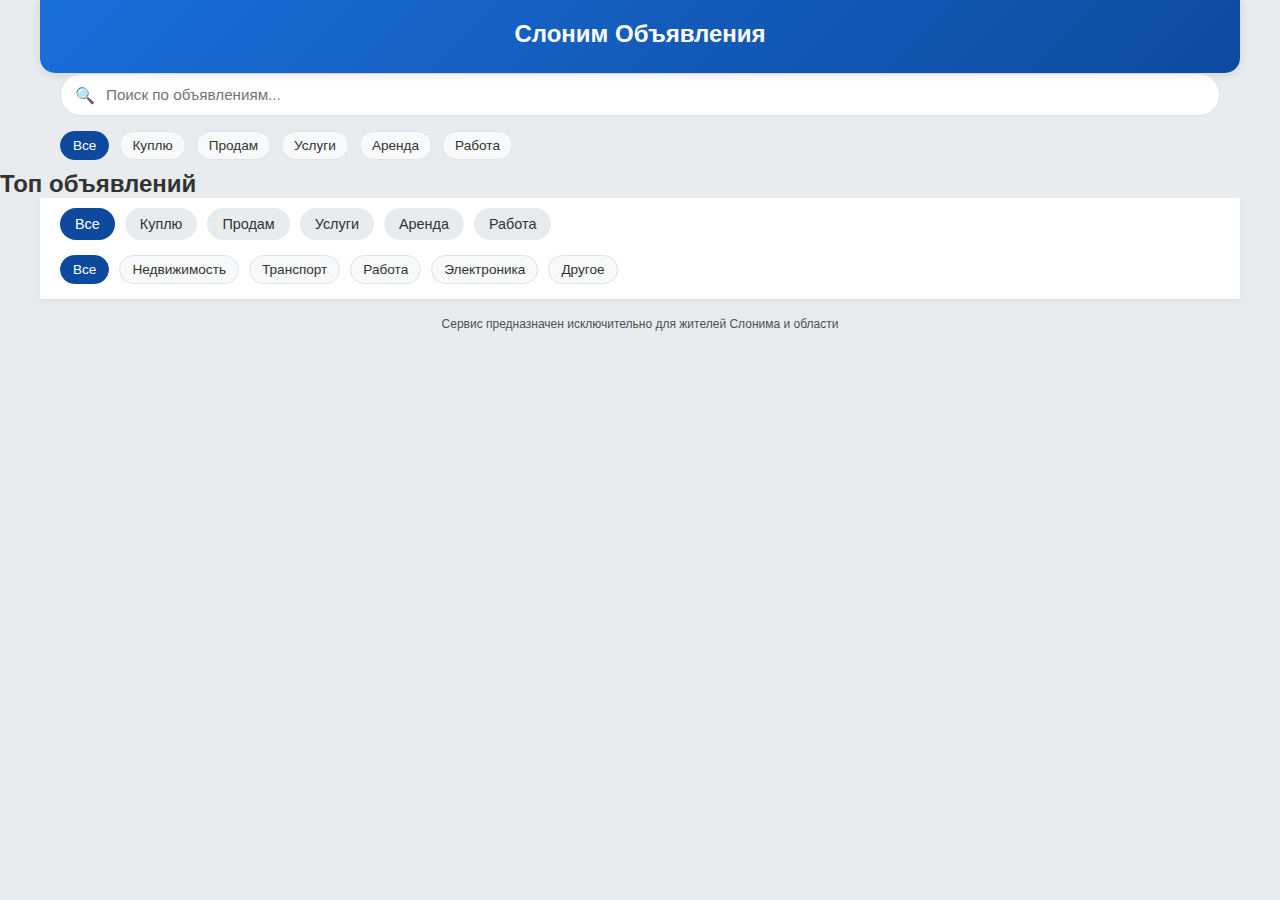
<file: index.html>
<!DOCTYPE html>
<html lang="ru">
<head>
    <meta charset="UTF-8">
    <meta name="viewport" content="width=device-width, initial-scale=1.0">
    <title>Слоним Объявления - Локальная доска объявлений</title>
    <link rel="stylesheet" href="css/style.css">
</head>
<body>
    <!-- Шапка приложения -->
    <div class="header">
        <h1 class="header-title">Слоним Объявления</h1>
    </div>
    
    <!-- Поиск -->
    <div class="search-container">
        <div style="position: relative;">
            <input type="text" id="main-search" class="main-search" placeholder="Поиск по объявлениям...">
            <span class="search-icon">🔍</span>
        </div>
    </div>
    
    <div class="search-filters">
        <div class="search-filter active" data-filter="all">Все</div>
        <div class="search-filter" data-filter="buy">Куплю</div>
        <div class="search-filter" data-filter="sell">Продам</div>
        <div class="search-filter" data-filter="service">Услуги</div>
        <div class="search-filter" data-filter="rent">Аренда</div>
        <div class="search-filter" data-filter="work">Работа</div>
    </div>
    
    <!-- Топ 5 объявлений -->
    <div class="top-announcements">
        <h2 class="top-announcements-title">Топ объявлений</h2>
        <div class="top-announcements-scroll">
            <!-- Топ объявления будут загружены динамически -->
        </div>
    </div>
    
    <!-- Фильтры -->
    <div class="filters">
        <div class="filter-tabs">
            <div class="filter-tab active" data-filter-type="all">Все</div>
            <div class="filter-tab" data-filter-type="buy">Куплю</div>
            <div class="filter-tab" data-filter-type="sell">Продам</div>
            <div class="filter-tab" data-filter-type="service">Услуги</div>
            <div class="filter-tab" data-filter-type="rent">Аренда</div>
            <div class="filter-tab" data-filter-type="work">Работа</div>
        </div>
        
        <div class="filter-categories">
            <div class="filter-category active" data-category="all">Все</div>
            <div class="filter-category" data-category="realty">Недвижимость</div>
            <div class="filter-category" data-category="transport">Транспорт</div>
            <div class="filter-category" data-category="work">Работа</div>
            <div class="filter-category" data-category="electronics">Электроника</div>
            <div class="filter-category" data-category="other">Другое</div>
        </div>
    </div>
    
    <!-- Список объявлений -->
    <div class="announcements-list">
        <!-- Объявления будут загружены динамически -->
    </div>
    
    <!-- Юридическое примечание -->
    <div class="legal-note">
        Сервис предназначен исключительно для жителей Слонима и области
    </div>
    
    <!-- Футер -->
    <div class="app-footer">
        <div class="footer-item active">
            <div class="footer-icon">📢</div>
            <div>Объявления</div>
        </div>
        <div class="footer-item">
            <div class="footer-icon">➕</div>
            <div>Подать</div>
        </div>
        <div class="footer-item">
            <div class="footer-icon">⭐</div>
            <div>Избранное</div>
        </div>
        <div class="footer-item">
            <div class="footer-icon">👤</div>
            <div>Профиль</div>
            <div class="admin-login" id="admin-login">Вход</div>
        </div>
    </div>

    <script src="js/storage.js"></script>
    <script src="js/main.js"></script>
</body>
</html>
</file>
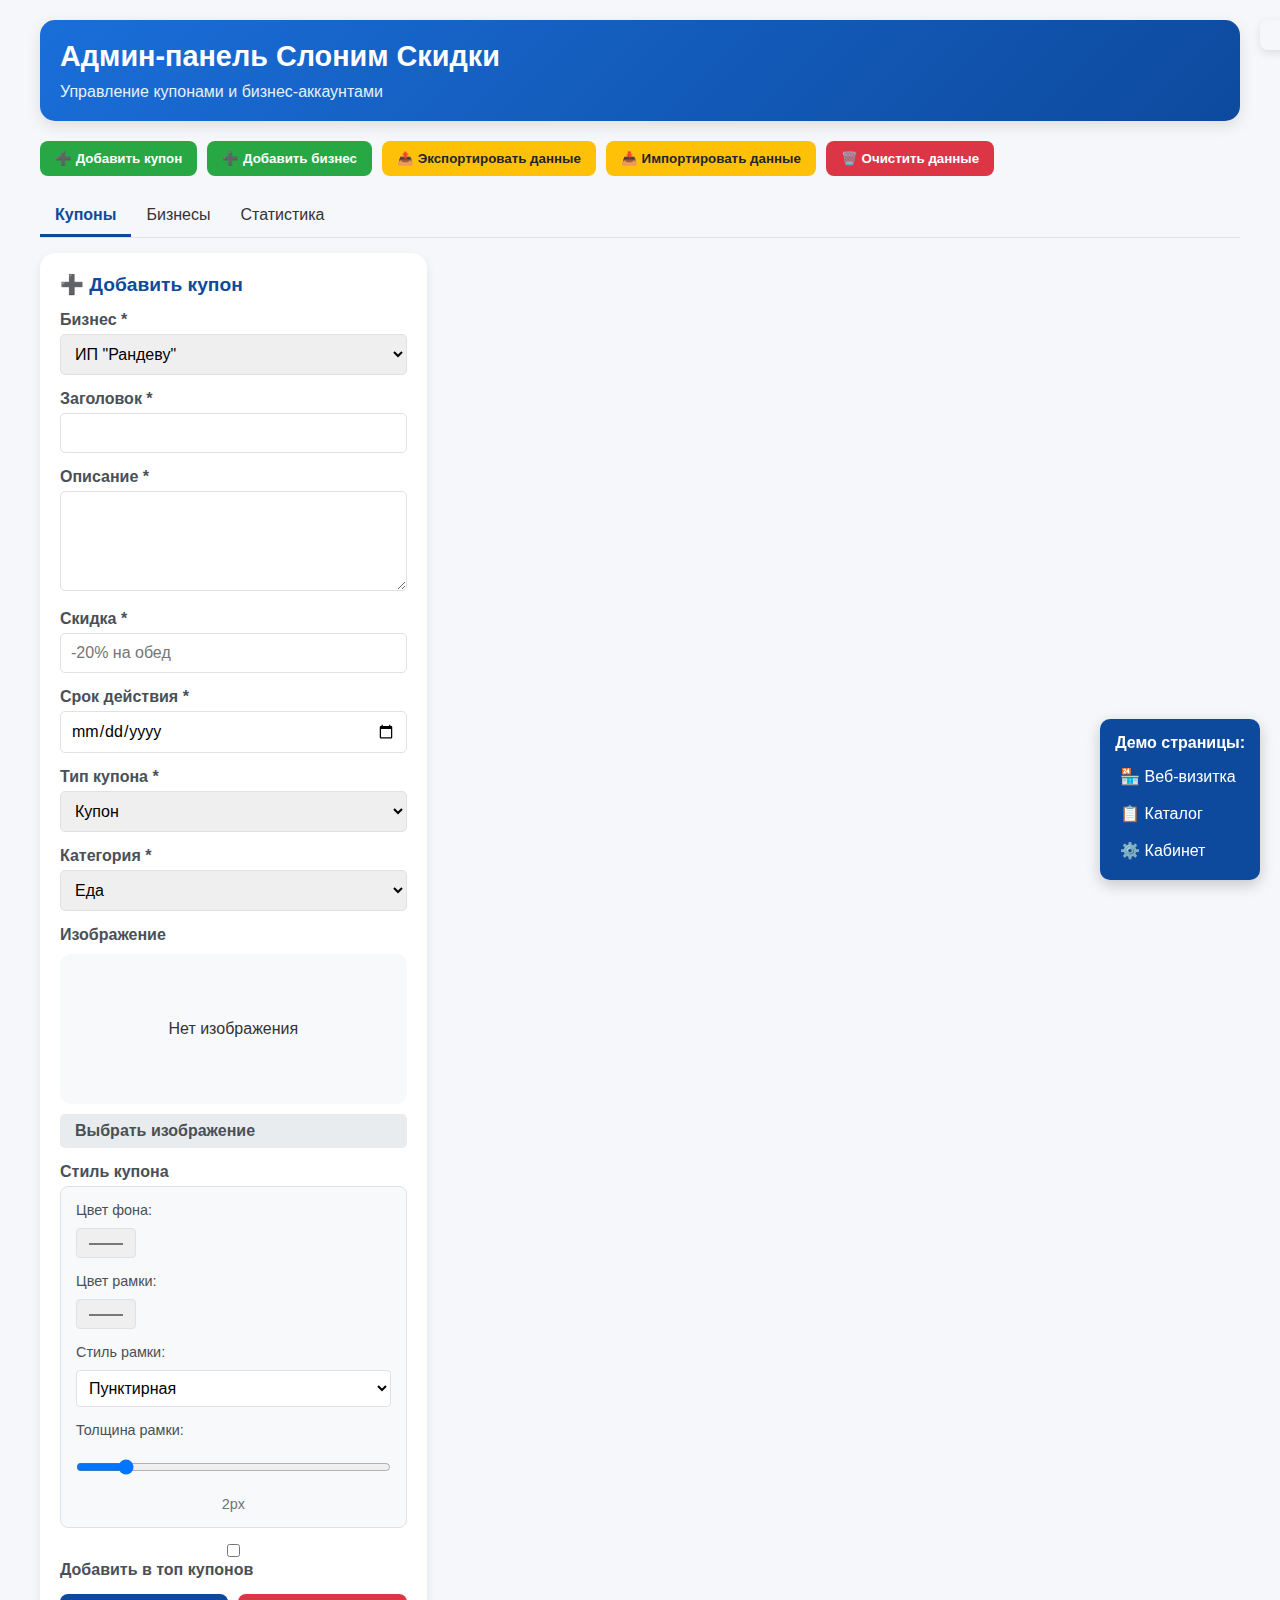
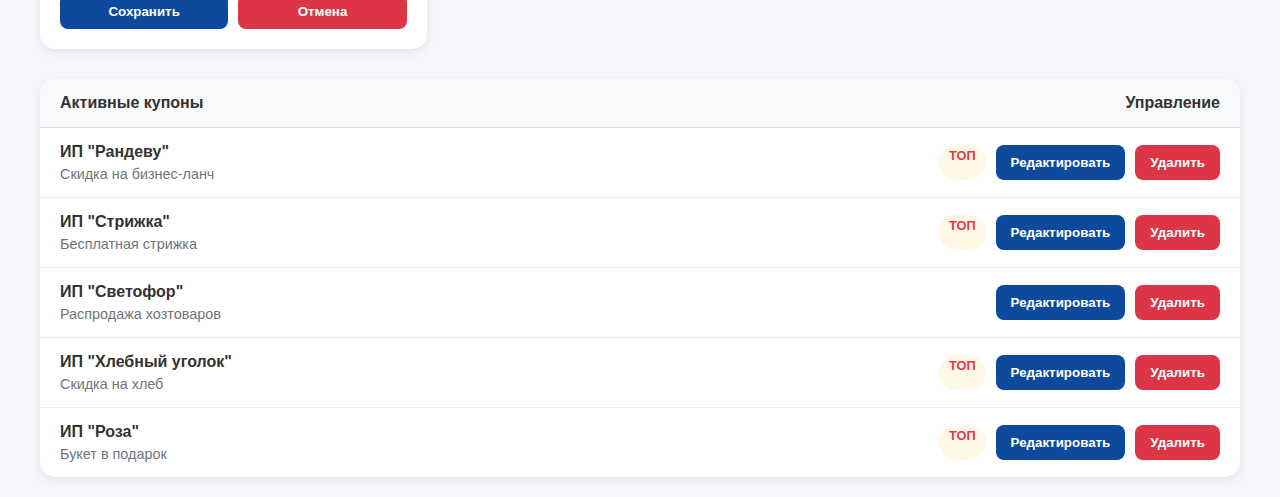
<file: admin.html>
<!DOCTYPE html>
<html lang="ru">
<head>
    <meta charset="UTF-8">
    <meta name="viewport" content="width=device-width, initial-scale=1.0">
    <title>Админ-панель - Слоним Скидки</title>
    <link rel="stylesheet" href="css/admin.css">
</head>
<body>
    <div class="admin-container">
        <div class="admin-header">
            <h1 class="admin-title">Админ-панель Слоним Скидки</h1>
            <p class="admin-subtitle">Управление купонами и бизнес-аккаунтами</p>
        </div>
        
        <div class="admin-actions">
            <button id="add-coupon-btn" class="btn btn-success">➕ Добавить купон</button>
            <button id="add-business-btn" class="btn btn-success">➕ Добавить бизнес</button>
            <button id="export-data-btn" class="btn btn-warning">📤 Экспортировать данные</button>
            <button id="import-data-btn" class="btn btn-warning">📥 Импортировать данные</button>
            <button id="clear-data-btn" class="btn btn-danger">🗑️ Очистить данные</button>
        </div>
        
        <div class="tabs">
            <div class="tab active" data-tab="coupons">Купоны</div>
            <div class="tab" data-tab="businesses">Бизнесы</div>
            <div class="tab" data-tab="stats">Статистика</div>
        </div>
        
        <!-- Вкладка Купоны -->
        <div class="tab-content active" id="coupons-tab">
            <div class="admin-cards">
                <div class="admin-card">
                    <h2 class="admin-card-title">➕ Добавить купон</h2>
                    <form id="add-coupon-form">
                        <div class="form-group">
                            <label for="business-select">Бизнес *</label>
                            <select id="business-select" name="businessId" required>
                                <!-- Заполняется динамически -->
                            </select>
                        </div>
                        
                        <div class="form-group">
                            <label for="title">Заголовок *</label>
                            <input type="text" id="title" name="title" required>
                        </div>
                        
                        <div class="form-group">
                            <label for="description">Описание *</label>
                            <textarea id="description" name="description" required></textarea>
                        </div>
                        
                        <div class="form-group">
                            <label for="discount">Скидка *</label>
                            <input type="text" id="discount" name="discount" required placeholder="-20% на обед">
                        </div>
                        
                        <div class="form-group">
                            <label for="expiry">Срок действия *</label>
                            <input type="date" id="expiry" name="expiry" required>
                        </div>
                        
                        <div class="form-group">
                            <label for="type">Тип купона *</label>
                            <select id="type" name="type" required>
                                <option value="coupons">Купон</option>
                                <option value="actions">Акция</option>
                                <option value="sales">Распродажа</option>
                            </select>
                        </div>
                        
                        <div class="form-group">
                            <label for="category">Категория *</label>
                            <select id="category" name="category" required>
                                <option value="food">Еда</option>
                                <option value="goods">Товары</option>
                                <option value="tech">Техника</option>
                                <option value="services">Услуги</option>
                            </select>
                        </div>
                        
                        <div class="form-group">
                            <label for="coupon-image">Изображение</label>
                            <input type="file" id="coupon-image" class="file-upload" accept="image/*">
                            <div class="image-preview" id="coupon-image-preview">
                                <span>Нет изображения</span>
                            </div>
                            <label for="coupon-image" class="upload-label">Выбрать изображение</label>
                        </div>
                        
                        <!-- Новые поля для стилей купона -->
                        <div class="form-group">
                            <label>Стиль купона</label>
                            <div class="coupon-style-controls">
                                <div class="style-control">
                                    <label for="background-color">Цвет фона:</label>
                                    <input type="color" id="background-color" name="background-color" value="#fff8e6">
                                </div>
                                <div class="style-control">
                                    <label for="border-color">Цвет рамки:</label>
                                    <input type="color" id="border-color" name="border-color" value="#ffd166">
                                </div>
                                <div class="style-control">
                                    <label for="border-style">Стиль рамки:</label>
                                    <select id="border-style" name="border-style">
                                        <option value="dashed">Пунктирная</option>
                                        <option value="dotted">Точечная</option>
                                        <option value="solid">Сплошная</option>
                                    </select>
                                </div>
                                <div class="style-control">
                                    <label for="border-width">Толщина рамки:</label>
                                    <input type="range" id="border-width" name="border-width" min="1" max="10" value="2">
                                    <span id="border-width-value">2px</span>
                                </div>
                            </div>
                        </div>
                        
                        <div class="form-group">
                            <input type="checkbox" id="is-top" name="is-top">
                            <label for="is-top" style="display: inline;">Добавить в топ купонов</label>
                        </div>
                        
                        <input type="hidden" id="coupon-id">
                        
                        <div style="display: flex; gap: 10px;">
                            <button type="submit" class="btn btn-block" id="save-coupon-btn">Сохранить</button>
                            <button type="button" class="btn btn-danger btn-block" id="cancel-coupon-btn">Отмена</button>
                        </div>
                    </form>
                </div>
            </div>
            
            <div class="coupon-list">
                <div class="coupon-list-header">
                    <span>Активные купоны</span>
                    <span>Управление</span>
                </div>
                <div id="coupons-container">
                    <!-- Купоны будут загружены динамически -->
                </div>
            </div>
        </div>
        
        <!-- Вкладка Бизнесы -->
        <div class="tab-content" id="businesses-tab">
            <div class="admin-cards">
                <div class="admin-card">
                    <h2 class="admin-card-title">➕ Добавить бизнес</h2>
                    <form id="add-business-form">
                        <div class="form-group">
                            <label for="business-name">Название ИП *</label>
                            <input type="text" id="business-name" name="name" required>
                        </div>
                        
                        <div class="form-group">
                            <label for="business-unp">УНП *</label>
                            <input type="text" id="business-unp" name="unp" required>
                        </div>
                        
                        <div class="form-group">
                            <label for="business-category">Категория *</label>
                            <select id="business-category" name="category" required>
                                <option value="food">Еда</option>
                                <option value="goods">Товары</option>
                                <option value="tech">Техника</option>
                                <option value="services">Услуги</option>
                            </select>
                        </div>
                        
                        <div class="form-group">
                            <label for="business-description">Описание</label>
                            <textarea id="business-description" name="description"></textarea>
                        </div>
                        
                        <div class="form-group">
                            <label for="business-logo">Логотип</label>
                            <input type="file" id="business-logo" class="file-upload" accept="image/*">
                            <div class="image-preview" id="business-logo-preview">
                                <span>Нет изображения</span>
                            </div>
                            <label for="business-logo" class="upload-label">Выбрать изображение</label>
                        </div>
                        
                        <input type="hidden" id="business-id">
                        
                        <div style="display: flex; gap: 10px;">
                            <button type="submit" class="btn btn-block" id="save-business-btn">Сохранить</button>
                            <button type="button" class="btn btn-danger btn-block" id="cancel-business-btn">Отмена</button>
                        </div>
                    </form>
                </div>
            </div>
            
            <div class="coupon-list">
                <div class="coupon-list-header">
                    <span>Бизнес-аккаунты</span>
                    <span>Управление</span>
                </div>
                <div id="businesses-container">
                    <!-- Бизнесы будут загружены динамически -->
                </div>
            </div>
        </div>
        
        <!-- Вкладка Статистика -->
        <div class="tab-content" id="stats-tab">
            <div class="admin-cards">
                <div class="admin-card">
                    <h2 class="admin-card-title">📊 Общая статистика</h2>
                    <div class="admin-card-stats">
                        <div class="stat-item">
                            <div class="stat-value" id="total-coupons">0</div>
                            <div class="stat-label">Активных купонов</div>
                        </div>
                        <div class="stat-item">
                            <div class="stat-value" id="total-businesses">0</div>
                            <div class="stat-label">Бизнес-аккаунтов</div>
                        </div>
                        <div class="stat-item">
                            <div class="stat-value" id="total-tops">0</div>
                            <div class="stat-label">ТОП купонов</div>
                        </div>
                        <div class="stat-item">
                            <div class="stat-value" id="total-expired">0</div>
                            <div class="stat-label">Истекших купонов</div>
                        </div>
                    </div>
                </div>
                
                <div class="admin-card">
                    <h2 class="admin-card-title">📈 Статистика по категориям</h2>
                    <div id="category-stats">
                        <!-- Статистика будет загружена динамически -->
                    </div>
                </div>
            </div>
        </div>
    </div>
    
    <div class="notification" id="notification"></div>

    <script src="js/storage.js"></script>
    <script src="js/admin.js"></script>
    <!-- Добавим в конец файла admin.html, перед закрывающим тегом </body> -->
<!-- Демонстрационные ссылки для тестирования -->
<div style="position: fixed; bottom: 20px; right: 20px; background: #0d4a9e; color: white; padding: 15px; border-radius: 10px; box-shadow: 0 5px 15px rgba(0,0,0,0.2); z-index: 1000;">
    <h4 style="margin: 0 0 10px 0;">Демо страницы:</h4>
    <div style="display: flex; flex-direction: column; gap: 8px;">
        <a href="business.html" style="color: white; text-decoration: none; padding: 5px;">🏪 Веб-визитка</a>
        <a href="business-catalog.html" style="color: white; text-decoration: none; padding: 5px;">📋 Каталог</a>
        <a href="business-cabinet.html" style="color: white; text-decoration: none; padding: 5px;">⚙️ Кабинет</a>
    </div>
</div>
</body>
</html>
</file>
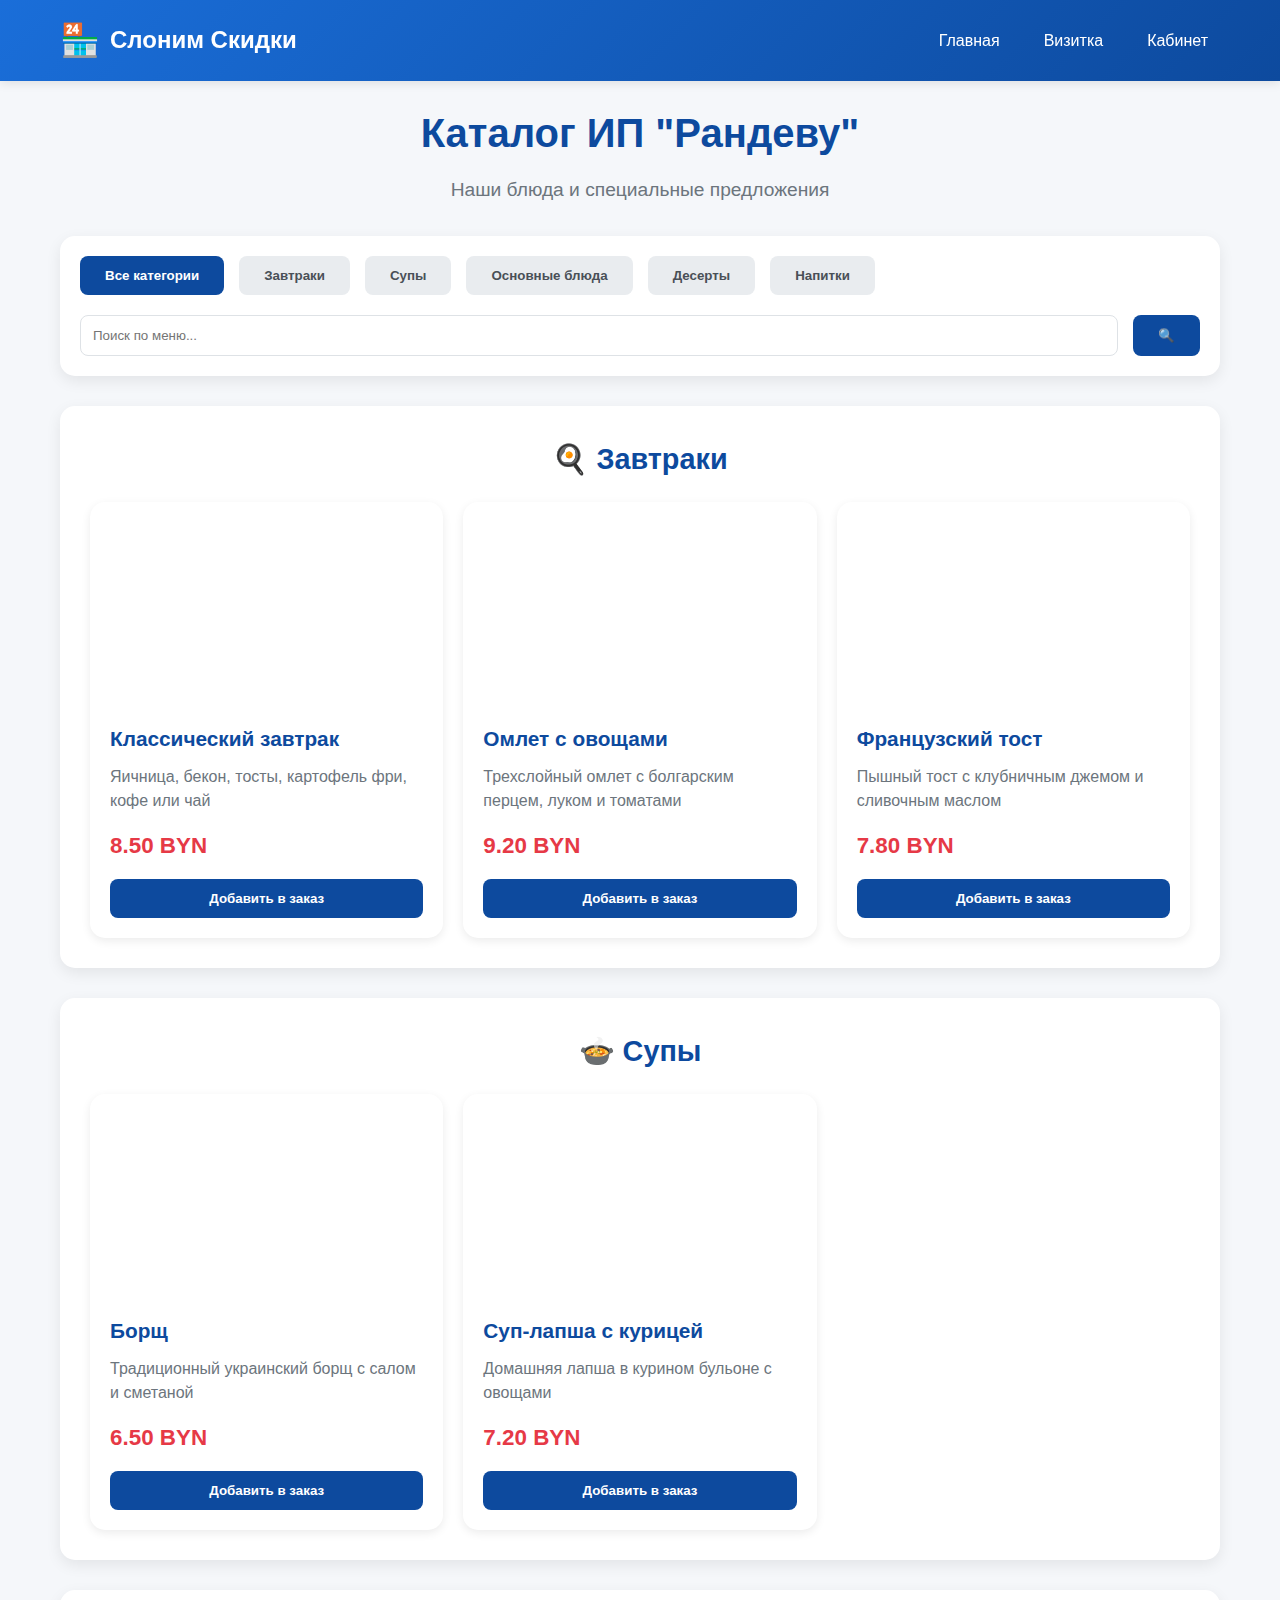
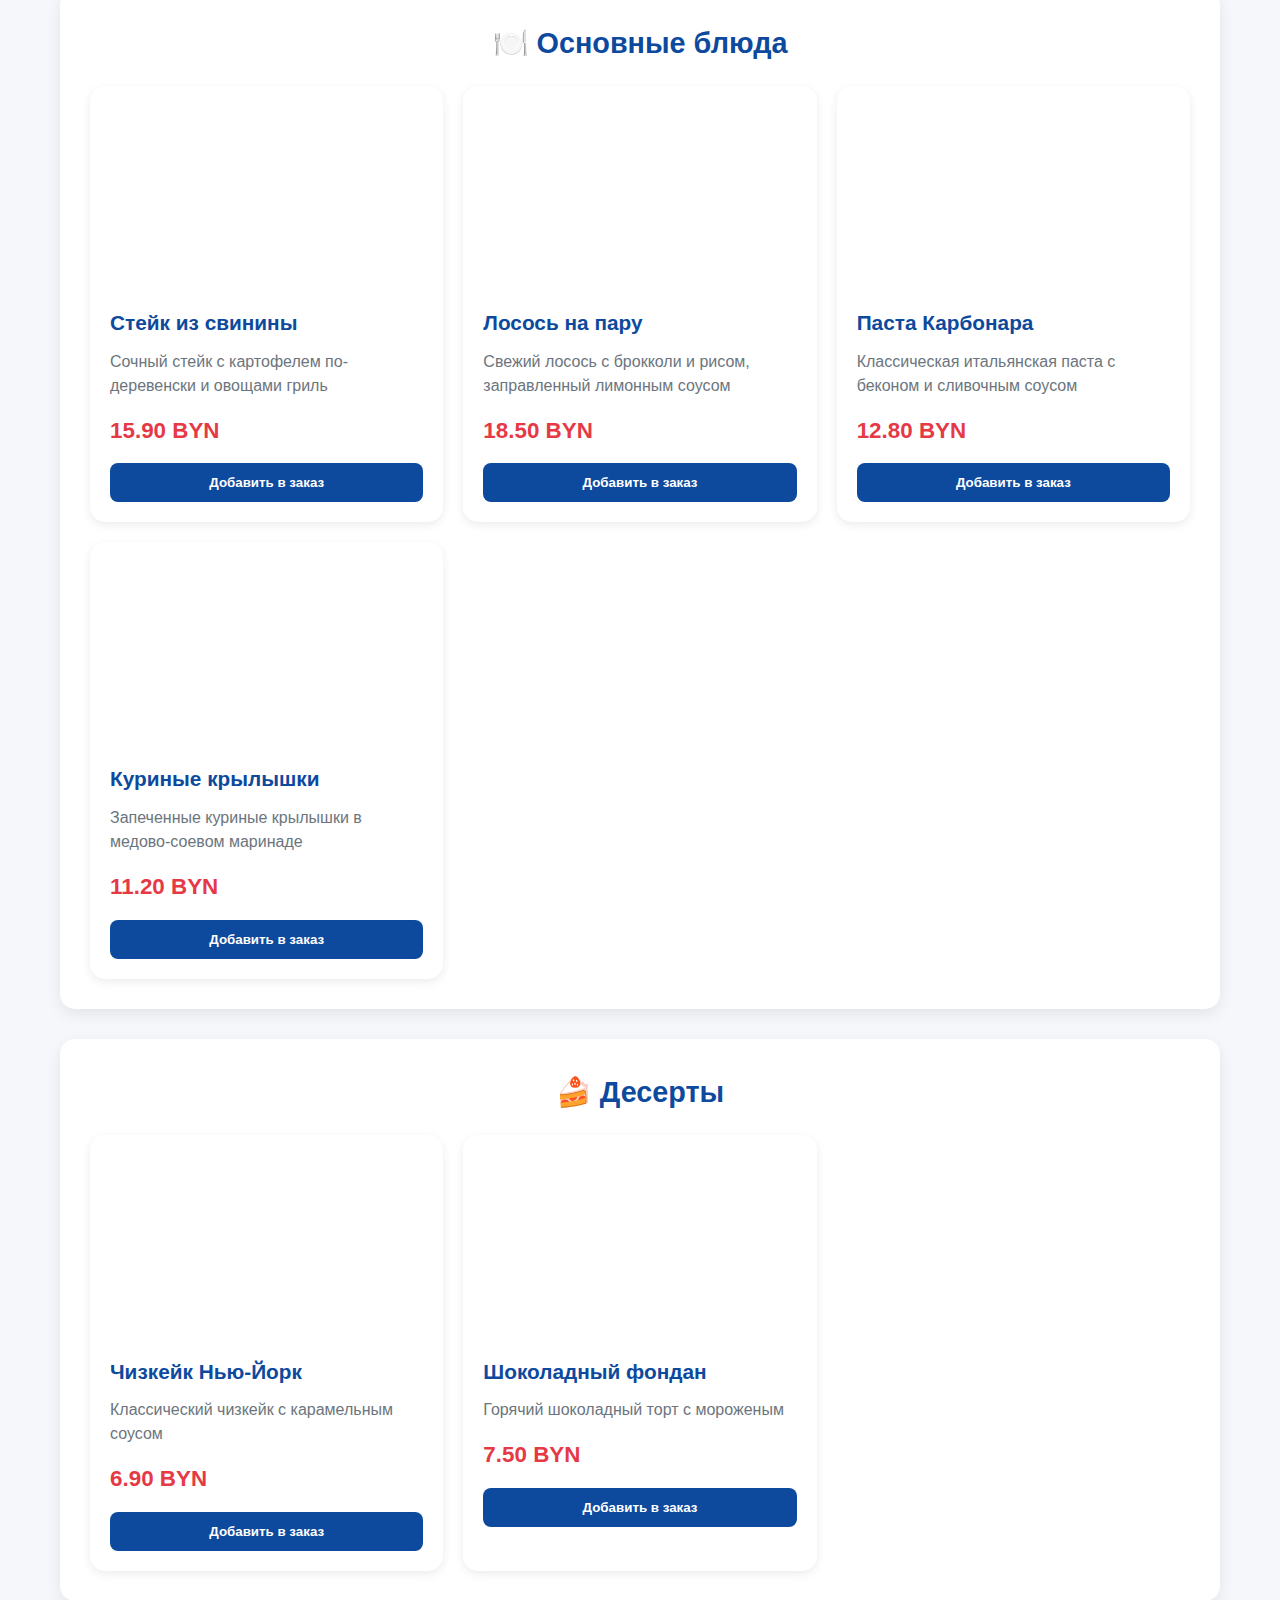
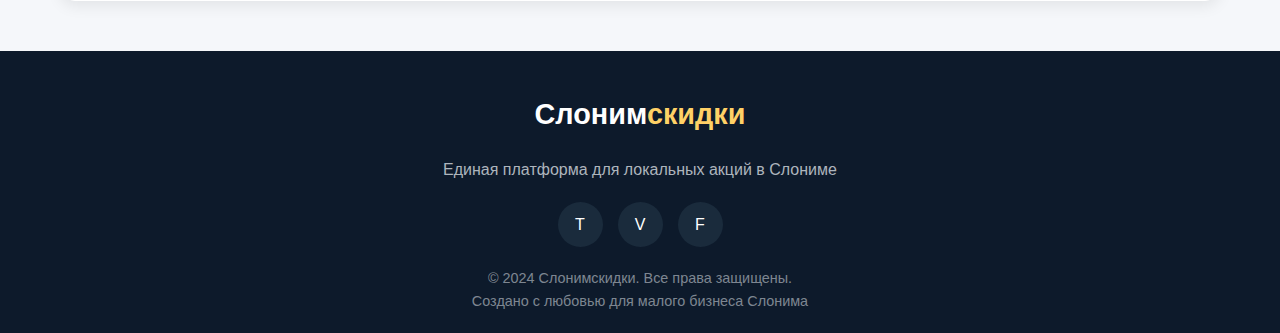
<file: business-catalog.html>
<!DOCTYPE html>
<html lang="ru">
<head>
    <meta charset="UTF-8">
    <meta name="viewport" content="width=device-width, initial-scale=1.0">
    <title>Каталог бизнеса - Слоним Скидки</title>
    <link rel="stylesheet" href="css/business.css">
</head>
<body>
    <!-- Шапка -->
    <header class="business-header">
        <div class="business-header-content">
            <div class="business-logo">
                <span class="business-logo-icon">🏪</span>
                <span>Слоним Скидки</span>
            </div>
            <nav class="business-nav">
                <a href="index.html">Главная</a>
                <a href="business.html">Визитка</a>
                <a href="business-cabinet.html">Кабинет</a>
            </nav>
        </div>
    </header>

    <!-- Основной контент -->
    <div class="business-container">
        <!-- Заголовок -->
        <div style="text-align: center; margin-bottom: 30px;">
            <h1 style="font-size: 2.5rem; color: #0d4a9e; margin-bottom: 10px;">Каталог ИП "Рандеву"</h1>
            <p style="font-size: 1.2rem; color: #6c757d;">Наши блюда и специальные предложения</p>
        </div>

        <!-- Фильтры -->
        <div style="background: white; border-radius: 15px; padding: 20px; margin-bottom: 30px; box-shadow: 0 5px 15px rgba(0,0,0,0.08);">
            <div style="display: flex; flex-wrap: wrap; gap: 15px; margin-bottom: 20px;">
                <button class="btn" style="background: #0d4a9e;">Все категории</button>
                <button class="btn" style="background: #e9ecef; color: #495057;">Завтраки</button>
                <button class="btn" style="background: #e9ecef; color: #495057;">Супы</button>
                <button class="btn" style="background: #e9ecef; color: #495057;">Основные блюда</button>
                <button class="btn" style="background: #e9ecef; color: #495057;">Десерты</button>
                <button class="btn" style="background: #e9ecef; color: #495057;">Напитки</button>
            </div>
            <div style="display: flex; gap: 15px;">
                <input type="text" placeholder="Поиск по меню..." style="flex: 1; padding: 12px; border: 1px solid #dee2e6; border-radius: 8px;">
                <button class="btn">🔍</button>
            </div>
        </div>

        <!-- Категория: Завтраки -->
        <section class="business-section">
            <h2 class="business-section-title">🍳 Завтраки</h2>
            <div class="business-grid">
                <div class="business-item">
                    <div class="business-item-img" style="background-image: url('https://images.unsplash.com/photo-1514933651165-748f1867d82d?ixlib=rb-4.0.3&auto=format&fit=crop&w=600&q=80');"></div>
                    <div class="business-item-content">
                        <h3 class="business-item-title">Классический завтрак</h3>
                        <p class="business-item-description">Яичница, бекон, тосты, картофель фри, кофе или чай</p>
                        <div class="business-item-price">8.50 BYN</div>
                        <button class="btn btn-block">Добавить в заказ</button>
                    </div>
                </div>
                
                <div class="business-item">
                    <div class="business-item-img" style="background-image: url('https://images.unsplash.com/photo-1556911220-e15b29be8c8f?ixlib=rb-4.0.3&auto=format&fit=crop&w=600&q=80');"></div>
                    <div class="business-item-content">
                        <h3 class="business-item-title">Омлет с овощами</h3>
                        <p class="business-item-description">Трехслойный омлет с болгарским перцем, луком и томатами</p>
                        <div class="business-item-price">9.20 BYN</div>
                        <button class="btn btn-block">Добавить в заказ</button>
                    </div>
                </div>
                
                <div class="business-item">
                    <div class="business-item-img" style="background-image: url('https://images.unsplash.com/photo-1598373183137-5c0f76d0c0c3?ixlib=rb-4.0.3&auto=format&fit=crop&w=600&q=80');"></div>
                    <div class="business-item-content">
                        <h3 class="business-item-title">Французский тост</h3>
                        <p class="business-item-description">Пышный тост с клубничным джемом и сливочным маслом</p>
                        <div class="business-item-price">7.80 BYN</div>
                        <button class="btn btn-block">Добавить в заказ</button>
                    </div>
                </div>
            </div>
        </section>

        <!-- Категория: Супы -->
        <section class="business-section">
            <h2 class="business-section-title">🍲 Супы</h2>
            <div class="business-grid">
                <div class="business-item">
                    <div class="business-item-img" style="background-image: url('https://images.unsplash.com/photo-1546069901-ba9599a7e63c?ixlib=rb-4.0.3&auto=format&fit=crop&w=600&q=80');"></div>
                    <div class="business-item-content">
                        <h3 class="business-item-title">Борщ</h3>
                        <p class="business-item-description">Традиционный украинский борщ с салом и сметаной</p>
                        <div class="business-item-price">6.50 BYN</div>
                        <button class="btn btn-block">Добавить в заказ</button>
                    </div>
                </div>
                
                <div class="business-item">
                    <div class="business-item-img" style="background-image: url('https://images.unsplash.com/photo-1512621776951-a57141f2eefd?ixlib=rb-4.0.3&auto=format&fit=crop&w=600&q=80');"></div>
                    <div class="business-item-content">
                        <h3 class="business-item-title">Суп-лапша с курицей</h3>
                        <p class="business-item-description">Домашняя лапша в курином бульоне с овощами</p>
                        <div class="business-item-price">7.20 BYN</div>
                        <button class="btn btn-block">Добавить в заказ</button>
                    </div>
                </div>
            </div>
        </section>

        <!-- Категория: Основные блюда -->
        <section class="business-section">
            <h2 class="business-section-title">🍽️ Основные блюда</h2>
            <div class="business-grid">
                <div class="business-item">
                    <div class="business-item-img" style="background-image: url('https://images.unsplash.com/photo-1565299624946-b28f40a0ae38?ixlib=rb-4.0.3&auto=format&fit=crop&w=600&q=80');"></div>
                    <div class="business-item-content">
                        <h3 class="business-item-title">Стейк из свинины</h3>
                        <p class="business-item-description">Сочный стейк с картофелем по-деревенски и овощами гриль</p>
                        <div class="business-item-price">15.90 BYN</div>
                        <button class="btn btn-block">Добавить в заказ</button>
                    </div>
                </div>
                
                <div class="business-item">
                    <div class="business-item-img" style="background-image: url('https://images.unsplash.com/photo-1555939594-58d7cb561ad1?ixlib=rb-4.0.3&auto=format&fit=crop&w=600&q=80');"></div>
                    <div class="business-item-content">
                        <h3 class="business-item-title">Лосось на пару</h3>
                        <p class="business-item-description">Свежий лосось с брокколи и рисом, заправленный лимонным соусом</p>
                        <div class="business-item-price">18.50 BYN</div>
                        <button class="btn btn-block">Добавить в заказ</button>
                    </div>
                </div>
                
                <div class="business-item">
                    <div class="business-item-img" style="background-image: url('https://images.unsplash.com/photo-1568901346375-23c9450c58cd?ixlib=rb-4.0.3&auto=format&fit=crop&w=600&q=80');"></div>
                    <div class="business-item-content">
                        <h3 class="business-item-title">Паста Карбонара</h3>
                        <p class="business-item-description">Классическая итальянская паста с беконом и сливочным соусом</p>
                        <div class="business-item-price">12.80 BYN</div>
                        <button class="btn btn-block">Добавить в заказ</button>
                    </div>
                </div>
                
                <div class="business-item">
                    <div class="business-item-img" style="background-image: url('https://images.unsplash.com/photo-1565299507177-b0ac66763828?ixlib=rb-4.0.3&auto=format&fit=crop&w=600&q=80');"></div>
                    <div class="business-item-content">
                        <h3 class="business-item-title">Куриные крылышки</h3>
                        <p class="business-item-description">Запеченные куриные крылышки в медово-соевом маринаде</p>
                        <div class="business-item-price">11.20 BYN</div>
                        <button class="btn btn-block">Добавить в заказ</button>
                    </div>
                </div>
            </div>
        </section>

        <!-- Категория: Десерты -->
        <section class="business-section">
            <h2 class="business-section-title">🍰 Десерты</h2>
            <div class="business-grid">
                <div class="business-item">
                    <div class="business-item-img" style="background-image: url('https://images.unsplash.com/photo-1563729784474-d77dbb933a9e?ixlib=rb-4.0.3&auto=format&fit=crop&w=600&q=80');"></div>
                    <div class="business-item-content">
                        <h3 class="business-item-title">Чизкейк Нью-Йорк</h3>
                        <p class="business-item-description">Классический чизкейк с карамельным соусом</p>
                        <div class="business-item-price">6.90 BYN</div>
                        <button class="btn btn-block">Добавить в заказ</button>
                    </div>
                </div>
                
                <div class="business-item">
                    <div class="business-item-img" style="background-image: url('https://images.unsplash.com/photo-1563729784474-d77dbb933a9e?ixlib=rb-4.0.3&auto=format&fit=crop&w=600&q=80');"></div>
                    <div class="business-item-content">
                        <h3 class="business-item-title">Шоколадный фондан</h3>
                        <p class="business-item-description">Горячий шоколадный торт с мороженым</p>
                        <div class="business-item-price">7.50 BYN</div>
                        <button class="btn btn-block">Добавить в заказ</button>
                    </div>
                </div>
            </div>
        </section>
    </div>

    <!-- Футер -->
    <footer class="business-footer">
        <div class="footer-content">
            <div class="footer-logo">Слоним<span>скидки</span></div>
            <p>Единая платформа для локальных акций в Слониме</p>
            <div class="social-links">
                <a href="#" class="social-link">T</a>
                <a href="#" class="social-link">V</a>
                <a href="#" class="social-link">F</a>
            </div>
            <div class="copyright">
                © 2024 Слонимскидки. Все права защищены.<br>
                Создано с любовью для малого бизнеса Слонима
            </div>
        </div>
    </footer>
</body>
</html>
</file>
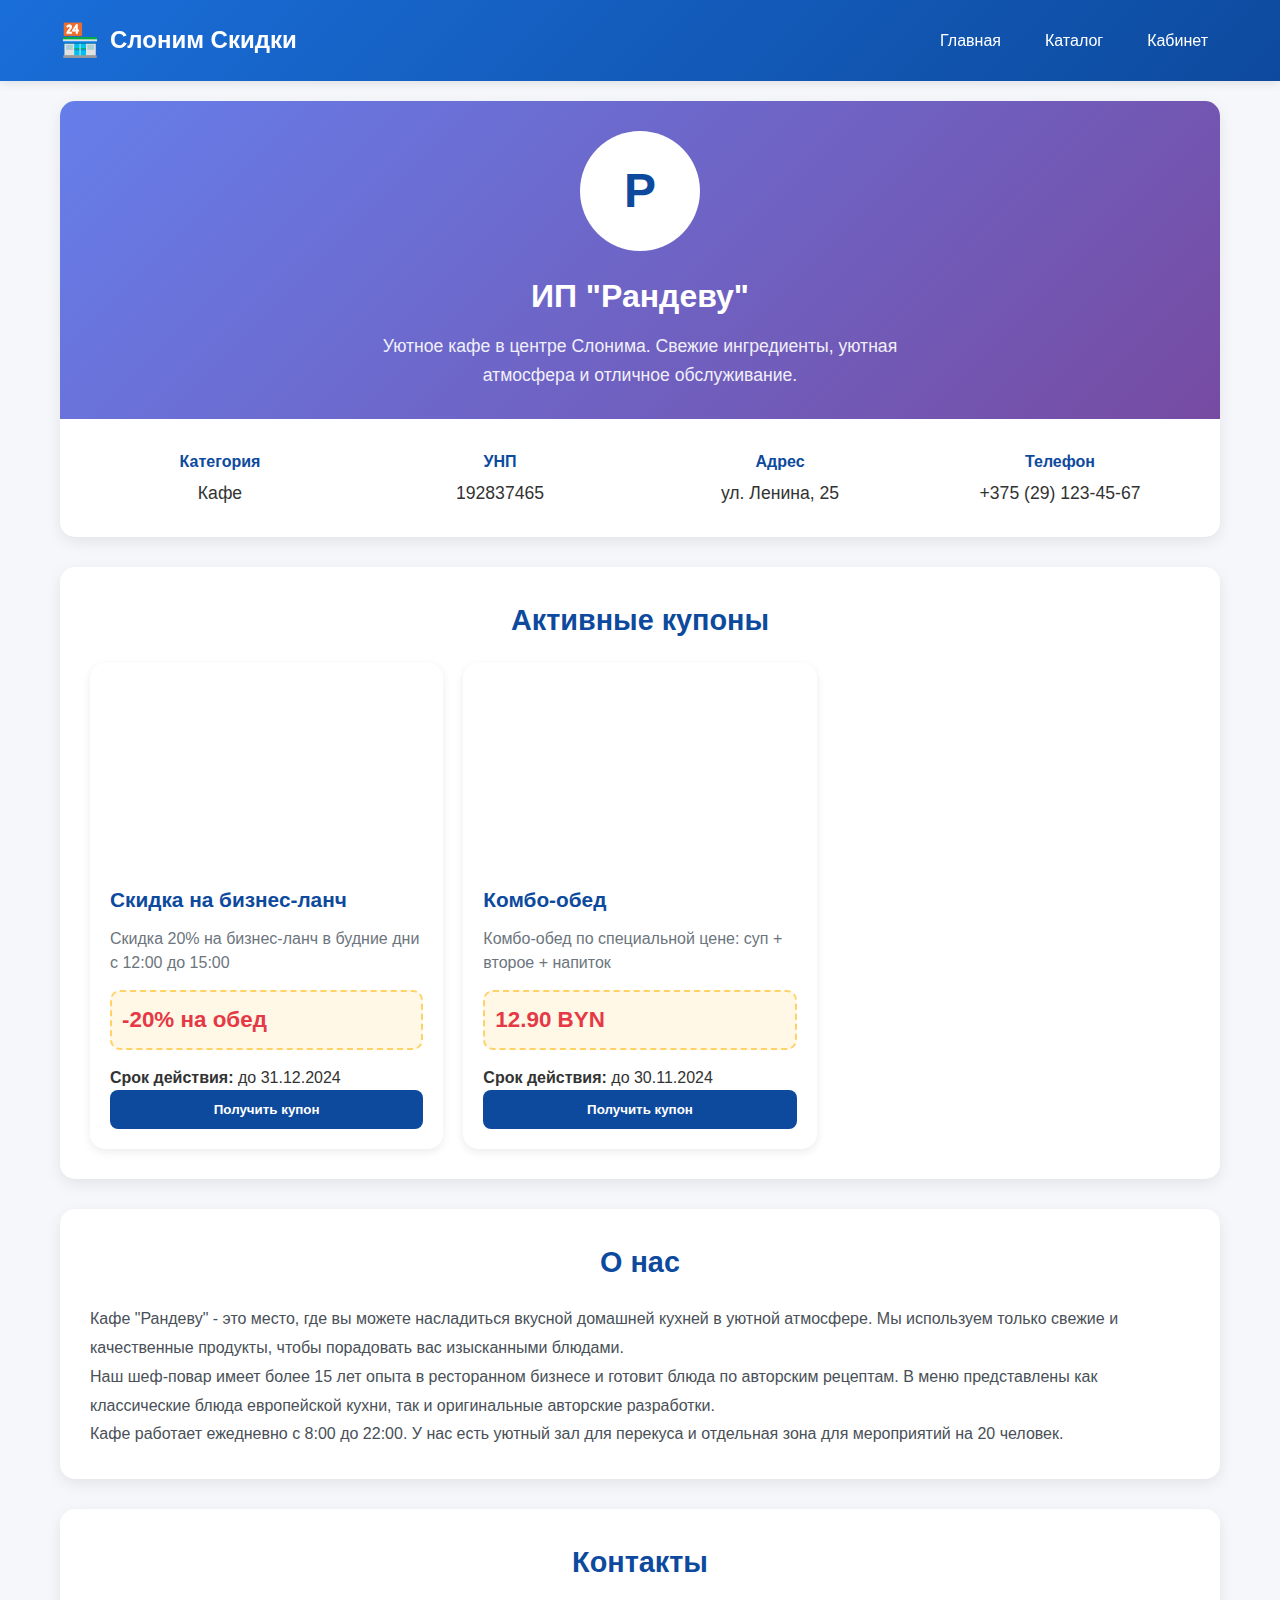
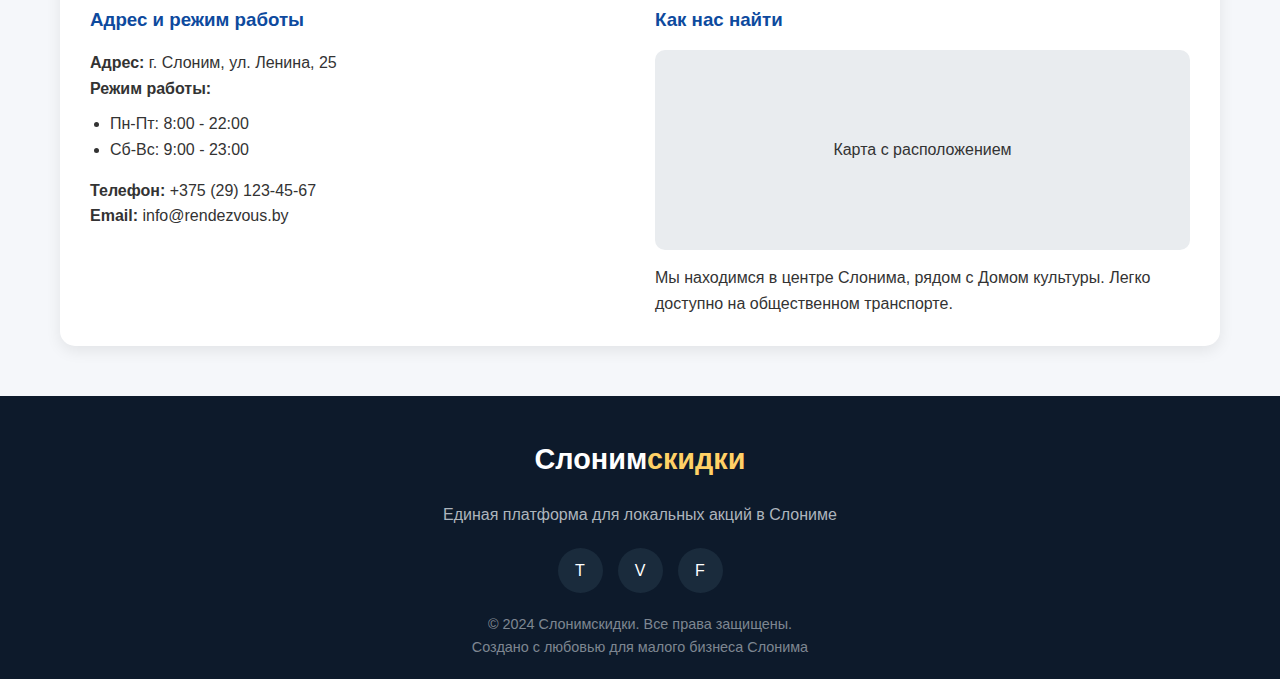
<file: business.html>
<!DOCTYPE html>
<html lang="ru">
<head>
    <meta charset="UTF-8">
    <meta name="viewport" content="width=device-width, initial-scale=1.0">
    <title>Веб-визитка бизнеса - Слоним Скидки</title>
    <link rel="stylesheet" href="css/business.css">
</head>
<body>
    <!-- Шапка -->
    <header class="business-header">
        <div class="business-header-content">
            <div class="business-logo">
                <span class="business-logo-icon">🏪</span>
                <span>Слоним Скидки</span>
            </div>
            <nav class="business-nav">
                <a href="index.html">Главная</a>
                <a href="business-catalog.html">Каталог</a>
                <a href="business-cabinet.html">Кабинет</a>
            </nav>
        </div>
    </header>

    <!-- Основной контент -->
    <div class="business-container">
        <!-- Карточка бизнеса -->
        <div class="business-card">
            <div class="business-card-header">
                <div class="business-logo-large">Р</div>
                <h1 class="business-name">ИП "Рандеву"</h1>
                <p class="business-description">Уютное кафе в центре Слонима. Свежие ингредиенты, уютная атмосфера и отличное обслуживание.</p>
            </div>
            <div class="business-info">
                <div class="business-info-item">
                    <div class="business-info-label">Категория</div>
                    <div class="business-info-value">Кафе</div>
                </div>
                <div class="business-info-item">
                    <div class="business-info-label">УНП</div>
                    <div class="business-info-value">192837465</div>
                </div>
                <div class="business-info-item">
                    <div class="business-info-label">Адрес</div>
                    <div class="business-info-value">ул. Ленина, 25</div>
                </div>
                <div class="business-info-item">
                    <div class="business-info-label">Телефон</div>
                    <div class="business-info-value">+375 (29) 123-45-67</div>
                </div>
            </div>
        </div>

        <!-- Активные купоны -->
        <section class="business-section">
            <h2 class="business-section-title">Активные купоны</h2>
            <div class="business-grid">
                <div class="business-item">
                    <div class="business-item-img" style="background-image: url('https://images.unsplash.com/photo-1514933651165-748f1867d82d?ixlib=rb-4.0.3&auto=format&fit=crop&w=600&q=80');"></div>
                    <div class="business-item-content">
                        <h3 class="business-item-title">Скидка на бизнес-ланч</h3>
                        <p class="business-item-description">Скидка 20% на бизнес-ланч в будние дни с 12:00 до 15:00</p>
                        <div style="background: #fff8e6; border: 2px dashed #ffd166; border-radius: 10px; padding: 10px; margin: 15px 0;">
                            <strong style="color: #e63946; font-size: 1.4rem;">-20% на обед</strong>
                        </div>
                        <p><strong>Срок действия:</strong> до 31.12.2024</p>
                        <button class="btn btn-block">Получить купон</button>
                    </div>
                </div>
                
                <div class="business-item">
                    <div class="business-item-img" style="background-image: url('https://images.unsplash.com/photo-1556911220-e15b29be8c8f?ixlib=rb-4.0.3&auto=format&fit=crop&w=600&q=80');"></div>
                    <div class="business-item-content">
                        <h3 class="business-item-title">Комбо-обед</h3>
                        <p class="business-item-description">Комбо-обед по специальной цене: суп + второе + напиток</p>
                        <div style="background: #fff8e6; border: 2px dashed #ffd166; border-radius: 10px; padding: 10px; margin: 15px 0;">
                            <strong style="color: #e63946; font-size: 1.4rem;">12.90 BYN</strong>
                        </div>
                        <p><strong>Срок действия:</strong> до 30.11.2024</p>
                        <button class="btn btn-block">Получить купон</button>
                    </div>
                </div>
            </div>
        </section>

        <!-- Описание бизнеса -->
        <section class="business-section">
            <h2 class="business-section-title">О нас</h2>
            <div style="line-height: 1.8; color: #495057;">
                <p>Кафе "Рандеву" - это место, где вы можете насладиться вкусной домашней кухней в уютной атмосфере. Мы используем только свежие и качественные продукты, чтобы порадовать вас изысканными блюдами.</p>
                <p>Наш шеф-повар имеет более 15 лет опыта в ресторанном бизнесе и готовит блюда по авторским рецептам. В меню представлены как классические блюда европейской кухни, так и оригинальные авторские разработки.</p>
                <p>Кафе работает ежедневно с 8:00 до 22:00. У нас есть уютный зал для перекуса и отдельная зона для мероприятий на 20 человек.</p>
            </div>
        </section>

        <!-- Контакты -->
        <section class="business-section">
            <h2 class="business-section-title">Контакты</h2>
            <div style="display: grid; grid-template-columns: repeat(auto-fit, minmax(300px, 1fr)); gap: 30px;">
                <div>
                    <h3 style="color: #0d4a9e; margin-bottom: 15px;">Адрес и режим работы</h3>
                    <p><strong>Адрес:</strong> г. Слоним, ул. Ленина, 25</p>
                    <p><strong>Режим работы:</strong></p>
                    <ul style="margin: 10px 0 15px 20px;">
                        <li>Пн-Пт: 8:00 - 22:00</li>
                        <li>Сб-Вс: 9:00 - 23:00</li>
                    </ul>
                    <p><strong>Телефон:</strong> +375 (29) 123-45-67</p>
                    <p><strong>Email:</strong> info@rendezvous.by</p>
                </div>
                <div>
                    <h3 style="color: #0d4a9e; margin-bottom: 15px;">Как нас найти</h3>
                    <div style="background: #e9ecef; height: 200px; border-radius: 10px; display: flex; align-items: center; justify-content: center; margin-bottom: 15px;">
                        <span>Карта с расположением</span>
                    </div>
                    <p>Мы находимся в центре Слонима, рядом с Домом культуры. Легко доступно на общественном транспорте.</p>
                </div>
            </div>
        </section>
    </div>

    <!-- Футер -->
    <footer class="business-footer">
        <div class="footer-content">
            <div class="footer-logo">Слоним<span>скидки</span></div>
            <p>Единая платформа для локальных акций в Слониме</p>
            <div class="social-links">
                <a href="#" class="social-link">T</a>
                <a href="#" class="social-link">V</a>
                <a href="#" class="social-link">F</a>
            </div>
            <div class="copyright">
                © 2024 Слонимскидки. Все права защищены.<br>
                Создано с любовью для малого бизнеса Слонима
            </div>
        </div>
    </footer>
</body>
</html>
</file>
<file: css/style.css>
/* css/style.css */

* {
    margin: 0;
    padding: 0;
    box-sizing: border-box;
    font-family: -apple-system, BlinkMacSystemFont, 'Segoe UI', Roboto, Oxygen, Ubuntu, Cantarell, 'Open Sans', 'Helvetica Neue', sans-serif;
    touch-action: manipulation;
}

body {
    background-color: #f5f7fa;
    color: #333;
    padding-bottom: 70px;
    min-height: 100vh;
}

/* Шапка приложения */
.header {
    background: linear-gradient(135deg, #1a6ed9 0%, #0d4a9e 100%);
    color: white;
    padding: 15px 15px 25px;
    box-shadow: 0 2px 10px rgba(0,0,0,0.1);
    position: sticky;
    top: 0;
    z-index: 100;
}

.header-title {
    font-size: 1.5rem;
    font-weight: bold;
    text-align: center;
    margin-top: 5px;
}

/* Блок топ купонов */
.top-coupons {
    padding: 15px;
    background: white;
    margin-bottom: 10px;
    box-shadow: 0 2px 5px rgba(0,0,0,0.05);
}

.top-coupons-title {
    font-weight: bold;
    margin-bottom: 10px;
    color: #0d4a9e;
}

.top-coupons-scroll {
    display: flex;
    overflow-x: auto;
    gap: 10px;
    padding-bottom: 5px;
}

.top-coupon {
    flex: 0 0 160px;
    border-radius: 12px;
    overflow: hidden;
    box-shadow: 0 3px 10px rgba(0,0,0,0.1);
    background: white;
    position: relative;
    min-width: 160px;
    /* Добавляем оранжевую пунктирную рамку */
    border: 2px dashed #ff9800; /* Оранжевый цвет, пунктирный стиль */
    padding: 5px; /* Небольшой отступ внутри рамки */
}

.top-coupon-img {
    height: 90px;
    background-size: cover;
    background-position: center;
}

.top-coupon-content {
    padding: 10px;
}

.top-coupon-title {
    font-weight: bold;
    font-size: 0.9rem;
    margin-bottom: 5px;
    white-space: nowrap;
    overflow: hidden;
    text-overflow: ellipsis;
}

.top-coupon-discount {
    color: #e63946;
    font-weight: bold;
    font-size: 1.1rem;
}

.top-coupon-top-badge {
    position: absolute;
    top: 8px;
    right: 8px;
    background: #ffcc00;
    color: #333;
    font-size: 0.7rem;
    padding: 2px 6px;
    border-radius: 10px;
    font-weight: bold;
}

/* Фильтры */
.filters {
    display: flex;
    flex-direction: column;
    padding: 10px 15px;
    background: white;
    box-shadow: 0 2px 5px rgba(0,0,0,0.05);
    margin-bottom: 10px;
}

.filter-tabs {
    display: flex;
    gap: 10px;
    margin-bottom: 10px;
    overflow-x: auto;
    padding-bottom: 5px;
}

.filter-tab {
    padding: 8px 15px;
    background: #e9ecef;
    border-radius: 20px;
    font-size: 0.9rem;
    white-space: nowrap;
    cursor: pointer;
}

.filter-tab.active {
    background: #0d4a9e;
    color: white;
}

.filter-categories {
    display: flex;
    gap: 10px;
    overflow-x: auto;
    padding-bottom: 5px;
}

.filter-category {
    padding: 6px 12px;
    background: #f8f9fa;
    border-radius: 20px;
    font-size: 0.85rem;
    border: 1px solid #dee2e6;
    cursor: pointer;
    white-space: nowrap;
}

.filter-category.active {
    background: #0d4a9e;
    color: white;
    border-color: #0d4a9e;
}

/* Поиск */
.search-container {
    margin-bottom: 15px;
    padding: 0 15px;
}

.main-search {
    width: 100%;
    padding: 12px 15px 12px 45px;
    border-radius: 30px;
    border: 1px solid #dee2e6;
    font-size: 0.95rem;
}

.search-icon {
    position: absolute;
    left: 15px;
    top: 50%;
    transform: translateY(-50%);
    color: #6c757d;
}

.search-filters {
    display: flex;
    gap: 10px;
    padding: 0 15px 10px;
    overflow-x: auto;
}

.search-filter {
    padding: 6px 12px;
    background: #f8f9fa;
    border-radius: 20px;
    font-size: 0.85rem;
    border: 1px solid #dee2e6;
    white-space: nowrap;
    cursor: pointer;
}

.search-filter.active {
    background: #0d4a9e;
    color: white;
    border-color: #0d4a9e;
}

/* Список купонов */
.coupons-list {
    padding: 0 15px;
    display: grid;
    /* Адаптивная сетка: 1 колонка на мобильных, 2 на планшетах, 3 на десктопах */
    grid-template-columns: repeat(auto-fill, minmax(280px, 1fr)); 
    gap: 15px;
    margin-bottom: 20px;
}

.coupon-card {
    background: white;
    border-radius: 15px;
    overflow: hidden;
    box-shadow: 0 3px 10px rgba(0,0,0,0.08);
    transition: transform 0.2s;
    /* Минимальная высота для единообразия карточек */
    display: flex;
    flex-direction: column;
    /* Добавляем оранжевую пунктирную рамку */
    border: 2px dashed #ff9800; /* Оранжевый цвет, пунктирный стиль */
    padding: 5px; /* Небольшой отступ внутри рамки */
}

.coupon-card:active {
    transform: scale(0.98);
}

.coupon-header {
    padding: 12px 15px;
    display: flex;
    align-items: center;
    border-bottom: 1px solid #eee;
    flex-shrink: 0; /* Заголовок не сжимается */
}

.coupon-logo {
    width: 40px;
    height: 40px;
    border-radius: 10px;
    background: #e9ecef;
    margin-right: 10px;
    display: flex;
    align-items: center;
    justify-content: center;
    font-weight: bold;
    color: #0d4a9e;
    flex-shrink: 0;
}

.coupon-business {
    font-weight: bold;
    font-size: 0.95rem;
}

.coupon-type {
    font-size: 0.75rem;
    background: #e9ecef;
    padding: 2px 8px;
    border-radius: 10px;
    display: inline-block;
    margin-top: 3px;
}

.coupon-content {
    padding: 15px;
    flex-grow: 1; /* Контент занимает оставшееся пространство */
    display: flex;
    flex-direction: column;
}

.coupon-img {
    width: 100%;
    /* Фиксированная высота для единообразия */
    height: 180px; 
    background-size: cover;
    background-position: center;
    border-radius: 10px;
    margin-bottom: 12px;
    flex-shrink: 0;
}

.coupon-title {
    font-size: 1.1rem;
    font-weight: bold;
    margin-bottom: 8px;
    flex-grow: 1; /* Заголовок может растягиваться */
}

.coupon-description {
    color: #6c757d;
    font-size: 0.95rem;
    margin-bottom: 12px;
    line-height: 1.4;
    flex-grow: 1; /* Описание может растягиваться */
}

.coupon-discount {
    background: #fff8e6;
    border-radius: 10px;
    padding: 10px;
    margin-bottom: 12px;
    display: flex;
    align-items: center;
    flex-shrink: 0;
    /* Добавим оранжевую пунктирную рамку */
    border: 2px dashed #ff9800; /* Оранжевый цвет, пунктирный стиль */
}

.coupon-discount-icon {
    background: #ffd166;
    width: 30px;
    height: 30px;
    border-radius: 50%;
    display: flex;
    align-items: center;
    justify-content: center;
    margin-right: 10px;
    color: #0d4a9e;
    font-weight: bold;
}

.coupon-discount-text {
    font-weight: bold;
    color: #e63946;
    font-size: 1.1rem;
}

.coupon-actions {
    display: flex;
    gap: 10px;
    flex-shrink: 0; /* Действия не сжимаются */
}

.btn-show {
    flex: 1;
    background: #0d4a9e;
    color: white;
    border: none;
    padding: 10px;
    border-radius: 10px;
    font-weight: bold;
    font-size: 0.95rem;
    cursor: pointer;
}

.btn-save {
    width: 45px;
    background: #e9ecef;
    border: none;
    border-radius: 10px;
    color: #6c757d;
    cursor: pointer;
}

/* Футер */
.app-footer {
    position: fixed;
    bottom: 0;
    left: 0;
    right: 0;
    background: white;
    padding: 10px 0;
    box-shadow: 0 -2px 10px rgba(0,0,0,0.1);
    display: flex;
    justify-content: space-around;
}

.footer-item {
    display: flex;
    flex-direction: column;
    align-items: center;
    font-size: 0.8rem;
    color: #6c757d;
    cursor: pointer;
}

.footer-item.active {
    color: #0d4a9e;
}

.footer-icon {
    font-size: 1.2rem;
    margin-bottom: 3px;
}

/* Юридическое примечание */
.legal-note {
    padding: 8px 15px;
    background: #e9ecef;
    font-size: 0.75rem;
    color: #495057;
    text-align: center;
}

/* Незаметная ссылка для админа */
.admin-login {
    font-size: 0.7rem;
    color: #adb5bd;
    cursor: pointer;
    margin-top: 5px;
}

.admin-login:hover {
    color: #6c757d;
    text-decoration: underline;
}

/* Адаптация для десктопа */
@media (min-width: 768px) {
    body {
        /* Убираем фиксированное ограничение ширины и тень для мобильной версии */
        /* max-width: 500px; */
        /* margin: 0 auto; */
        /* box-shadow: 0 0 20px rgba(0,0,0,0.1); */
        padding-bottom: 0; /* Убираем нижний отступ, т.к. футер скрыт */
        background-color: #e9ecef; /* Фон для десктопа */
    }
    
    /* Создаем центрированный контейнер для десктопной версии */
    .header,
    .search-container,
    .search-filters,
    .top-coupons,
    .filters,
    .coupons-list,
    .legal-note {
        max-width: 1200px;
        margin-left: auto;
        margin-right: auto;
        padding-left: 20px;
        padding-right: 20px;
    }
    
    .header {
        border-radius: 0 0 15px 15px; /* Закругляем только нижние углы */
    }
    
    .app-container {
        background: white;
        border-radius: 15px;
        overflow: hidden;
        box-shadow: 0 5px 25px rgba(0,0,0,0.1);
        margin: 20px auto;
        max-width: 1200px; /* Увеличиваем максимальную ширину */
    }
    
    .desktop-nav {
        display: flex;
        background: white;
        padding: 15px 20px;
        border-bottom: 1px solid #dee2e6;
    }
    
    .desktop-nav-item {
        margin-right: 25px;
        font-weight: 500;
        color: #495057;
        cursor: pointer;
        position: relative;
    }
    
    .desktop-nav-item.active {
        color: #0d4a9e;
    }
    
    .desktop-nav-item.active::after {
        content: '';
        position: absolute;
        bottom: -15px;
        left: 0;
        width: 100%;
        height: 3px;
        background: #0d4a9e;
        border-radius: 3px;
    }
    
    .app-footer {
        display: none; /* Скрываем футер на десктопе */
    }
    
    /* Корректируем сетку купонов для десктопа */
    .coupons-list {
        grid-template-columns: repeat(auto-fill, minmax(300px, 1fr));
        gap: 20px;
        padding: 0 20px;
    }
    
    .top-coupons, .filters, .search-container {
        padding-left: 20px;
        padding-right: 20px;
    }
}

/* Стили для модального окна купона */
.coupon-modal {
    position: fixed;
    top: 0;
    left: 0;
    right: 0;
    bottom: 0;
    background: rgba(0,0,0,0.7);
    display: flex;
    flex-direction: column;
    align-items: center;
    justify-content: center;
    z-index: 1000;
}

.coupon-modal-content {
    background: white;
    border-radius: 15px;
    width: 90%;
    max-width: 400px;
    padding: 20px;
    text-align: center;
}

.coupon-modal-title {
    margin-bottom: 15px;
    color: #0d4a9e;
}

.coupon-modal-discount {
    background: #fff8e6;
    padding: 15px;
    border-radius: 10px;
    margin-bottom: 15px;
    /* Добавим оранжевую пунктирную рамку */
    border: 2px dashed #ff9800; /* Оранжевый цвет, пунктирный стиль */
}

.coupon-modal-discount-value {
    font-size: 1.4rem;
    font-weight: bold;
    color: #e63946;
    margin-bottom: 5px;
}

.coupon-modal-qr {
    background: white;
    padding: 15px;
    border-radius: 10px;
    display: inline-block;
    margin-bottom: 15px;
}

.coupon-modal-qr-code {
    width: 150px;
    height: 150px;
    background: #f8f9fa;
    border-radius: 10px;
    display: flex;
    align-items: center;
    justify-content: center;
    font-weight: bold;
    color: #0d4a9e;
}

.coupon-modal-instruction {
    margin-bottom: 20px;
    color: #6c757d;
    font-size: 0.9rem;
}

.btn-close {
    background: #0d4a9e;
    color: white;
    border: none;
    padding: 10px 20px;
    border-radius: 10px;
    font-weight: bold;
    width: 100%;
    cursor: pointer;
}

/* Стили для кнопки сохранения изображения */
.btn-save-image {
    background: #28a745;
    color: white;
    border: none;
    padding: 10px 20px;
    border-radius: 10px;
    font-weight: bold;
    width: 100%;
    margin-bottom: 10px;
    cursor: pointer;
}

.btn-save-image:hover {
    background: #218838;
}

.coupon-modal-actions {
    display: flex;
    flex-direction: column;
    gap: 10px;
}

/* Стили для уведомлений */
.notification {
    position: fixed;
    top: 20px;
    right: 20px;
    padding: 15px 20px;
    border-radius: 8px;
    color: white;
    font-weight: bold;
    box-shadow: 0 3px 10px rgba(0,0,0,0.1);
    z-index: 1000;
    opacity: 0;
    transform: translateY(-20px);
    transition: all 0.3s ease;
}

.notification.success {
    background: #28a745;
}

.notification.error {
    background: #dc3545;
}

.notification.info {
    background: #17a2b8;
}
</file>
<file: css/admin.css>
* {
    margin: 0;
    padding: 0;
    box-sizing: border-box;
    font-family: -apple-system, BlinkMacSystemFont, 'Segoe UI', Roboto, Oxygen, Ubuntu, Cantarell, 'Open Sans', 'Helvetica Neue', sans-serif;
}

body {
    background-color: #f5f7fa;
    color: #333;
    padding: 20px;
    min-height: 100vh;
}

.admin-header {
    background: linear-gradient(135deg, #1a6ed9 0%, #0d4a9e 100%);
    color: white;
    padding: 20px;
    border-radius: 15px;
    margin-bottom: 20px;
    box-shadow: 0 5px 15px rgba(0,0,0,0.1);
}

.admin-title {
    font-size: 1.8rem;
    font-weight: bold;
    margin-bottom: 10px;
}

.admin-subtitle {
    opacity: 0.9;
}

.admin-container {
    max-width: 1200px;
    margin: 0 auto;
}

.admin-actions {
    display: flex;
    gap: 10px;
    margin-bottom: 20px;
    flex-wrap: wrap;
}

.admin-cards {
    display: grid;
    grid-template-columns: repeat(auto-fill, minmax(300px, 1fr));
    gap: 20px;
    margin-bottom: 30px;
}

.admin-card {
    background: white;
    border-radius: 15px;
    padding: 20px;
    box-shadow: 0 3px 10px rgba(0,0,0,0.08);
}

.admin-card-title {
    font-size: 1.2rem;
    font-weight: bold;
    margin-bottom: 15px;
    color: #0d4a9e;
    display: flex;
    align-items: center;
    gap: 10px;
}

.admin-card-stats {
    display: grid;
    grid-template-columns: repeat(2, 1fr);
    gap: 15px;
    margin-top: 15px;
}

.stat-item {
    background: #f8f9fa;
    padding: 15px;
    border-radius: 10px;
    text-align: center;
}

.stat-value {
    font-size: 1.8rem;
    font-weight: bold;
    color: #0d4a9e;
    margin-bottom: 5px;
}

.stat-label {
    color: #6c757d;
    font-size: 0.9rem;
}

.form-group {
    margin-bottom: 15px;
}

.form-group label {
    display: block;
    margin-bottom: 5px;
    font-weight: bold;
    color: #495057;
}

.form-group input,
.form-group textarea,
.form-group select {
    width: 100%;
    padding: 10px;
    border: 1px solid #dee2e6;
    border-radius: 5px;
    font-size: 1rem;
}

.form-group textarea {
    min-height: 100px;
    resize: vertical;
}

.btn {
    display: inline-block;
    background: #0d4a9e;
    color: white;
    border: none;
    padding: 10px 15px;
    border-radius: 8px;
    font-weight: bold;
    cursor: pointer;
    transition: background 0.2s;
    text-align: center;
}

.btn:hover {
    background: #0a3a7e;
}

.btn-block {
    width: 100%;
}

.btn-danger {
    background: #dc3545;
}

.btn-danger:hover {
    background: #c82333;
}

.btn-success {
    background: #28a745;
}

.btn-success:hover {
    background: #218838;
}

.btn-warning {
    background: #ffc107;
    color: #212529;
}

.btn-warning:hover {
    background: #e0a800;
}

.coupon-list {
    background: white;
    border-radius: 15px;
    overflow: hidden;
    box-shadow: 0 3px 10px rgba(0,0,0,0.08);
    margin-top: 20px;
}

.coupon-list-header {
    padding: 15px 20px;
    background: #f8f9fa;
    border-bottom: 1px solid #dee2e6;
    font-weight: bold;
    display: flex;
    justify-content: space-between;
    align-items: center;
}

.coupon-item {
    padding: 15px 20px;
    border-bottom: 1px solid #eee;
    display: flex;
    justify-content: space-between;
    align-items: center;
    transition: background 0.2s;
}

.coupon-item:hover {
    background: #f8f9fa;
}

.coupon-item:last-child {
    border-bottom: none;
}

.coupon-info {
    flex: 1;
}

.coupon-business {
    font-weight: bold;
    margin-bottom: 5px;
}

.coupon-title {
    color: #6c757d;
    font-size: 0.9rem;
}

.coupon-actions {
    display: flex;
    gap: 10px;
}

.coupon-top {
    background: #fff8e6;
    padding: 3px 10px;
    border-radius: 20px;
    font-size: 0.8rem;
    color: #e63946;
    font-weight: bold;
}

.image-preview {
    width: 100%;
    height: 150px;
    background: #f8f9fa;
    border-radius: 10px;
    margin: 10px 0;
    display: flex;
    align-items: center;
    justify-content: center;
    overflow: hidden;
}

.image-preview img {
    max-width: 100%;
    max-height: 100%;
    object-fit: cover;
}

.file-upload {
    display: none;
}

.upload-label {
    display: inline-block;
    background: #e9ecef;
    padding: 8px 15px;
    border-radius: 5px;
    cursor: pointer;
    margin-top: 5px;
}

.upload-label:hover {
    background: #dee2e6;
}

.notification {
    position: fixed;
    top: 20px;
    right: 20px;
    padding: 15px 20px;
    border-radius: 8px;
    color: white;
    font-weight: bold;
    box-shadow: 0 3px 10px rgba(0,0,0,0.1);
    z-index: 1000;
    transform: translateX(100%);
    transition: transform 0.3s ease;
}

.notification.show {
    transform: translateX(0);
}

.notification.success {
    background: #28a745;
}

.notification.error {
    background: #dc3545;
}

.notification.info {
    background: #17a2b8;
}

.tabs {
    display: flex;
    margin-bottom: 15px;
    border-bottom: 1px solid #dee2e6;
}

.tab {
    padding: 10px 15px;
    cursor: pointer;
    border-bottom: 3px solid transparent;
}

.tab.active {
    border-bottom-color: #0d4a9e;
    color: #0d4a9e;
    font-weight: bold;
}

.tab-content {
    display: none;
}

.tab-content.active {
    display: block;
}

@media (max-width: 768px) {
    .admin-actions {
        flex-direction: column;
    }
    
    .admin-cards {
        grid-template-columns: 1fr;
    }
    
    .admin-card-stats {
        grid-template-columns: 1fr 1fr;
    }
    
    .coupon-item {
        flex-direction: column;
        align-items: flex-start;
        gap: 10px;
    }
    
    .coupon-actions {
        width: 100%;
        justify-content: flex-end;
    }
}
/* Добавим в конец файла css/admin.css */

/* Стили для элементов управления стилем купона */
.coupon-style-controls {
    display: flex;
    flex-direction: column;
    gap: 15px;
    padding: 15px;
    background: #f8f9fa;
    border-radius: 8px;
    border: 1px solid #dee2e6;
}

.style-control {
    display: flex;
    flex-direction: column;
    gap: 5px;
}

.style-control label {
    font-weight: normal;
    font-size: 0.9rem;
    color: #495057;
}

.style-control input[type="color"] {
    width: 60px;
    height: 30px;
    border: 1px solid #dee2e6;
    border-radius: 4px;
    cursor: pointer;
}

.style-control select {
    width: 100%;
    padding: 8px;
    border: 1px solid #dee2e6;
    border-radius: 4px;
    background: white;
}

.style-control input[type="range"] {
    width: 100%;
}

.style-control #border-width-value {
    font-size: 0.9rem;
    color: #6c757d;
    text-align: center;
    margin-top: 5px;
}
</file>
<file: css/business.css>
/* css/business.css */
* {
    margin: 0;
    padding: 0;
    box-sizing: border-box;
    font-family: -apple-system, BlinkMacSystemFont, 'Segoe UI', Roboto, Oxygen, Ubuntu, Cantarell, 'Open Sans', 'Helvetica Neue', sans-serif;
}

body {
    background-color: #f5f7fa;
    color: #333;
    line-height: 1.6;
}

/* Общие стили для контейнеров */
.business-container {
    max-width: 1200px;
    margin: 0 auto;
    padding: 20px;
}

/* Шапка */
.business-header {
    background: linear-gradient(135deg, #1a6ed9 0%, #0d4a9e 100%);
    color: white;
    padding: 15px 0;
    box-shadow: 0 2px 10px rgba(0,0,0,0.1);
    position: sticky;
    top: 0;
    z-index: 100;
}

.business-header-content {
    display: flex;
    justify-content: space-between;
    align-items: center;
    max-width: 1200px;
    margin: 0 auto;
    padding: 0 20px;
}

.business-logo {
    display: flex;
    align-items: center;
    gap: 10px;
    font-size: 1.5rem;
    font-weight: bold;
}

.business-logo-icon {
    font-size: 2rem;
}

.business-nav {
    display: flex;
    gap: 20px;
}

.business-nav a {
    color: white;
    text-decoration: none;
    font-weight: 500;
    padding: 8px 12px;
    border-radius: 5px;
    transition: background 0.2s;
}

.business-nav a:hover {
    background: rgba(255,255,255,0.1);
}

/* Карточка бизнеса */
.business-card {
    background: white;
    border-radius: 15px;
    overflow: hidden;
    box-shadow: 0 5px 15px rgba(0,0,0,0.08);
    margin-bottom: 30px;
}

.business-card-header {
    padding: 30px;
    background: linear-gradient(135deg, #667eea 0%, #764ba2 100%);
    color: white;
    text-align: center;
}

.business-logo-large {
    width: 120px;
    height: 120px;
    border-radius: 50%;
    background: white;
    margin: 0 auto 20px;
    display: flex;
    align-items: center;
    justify-content: center;
    font-size: 3rem;
    font-weight: bold;
    color: #0d4a9e;
    border: 5px solid rgba(255,255,255,0.3);
}

.business-name {
    font-size: 2rem;
    font-weight: bold;
    margin-bottom: 10px;
}

.business-description {
    font-size: 1.1rem;
    opacity: 0.9;
    max-width: 600px;
    margin: 0 auto;
}

.business-info {
    display: grid;
    grid-template-columns: repeat(auto-fit, minmax(250px, 1fr));
    gap: 20px;
    padding: 30px;
}

.business-info-item {
    text-align: center;
}

.business-info-label {
    font-weight: bold;
    color: #0d4a9e;
    margin-bottom: 5px;
}

.business-info-value {
    font-size: 1.1rem;
}

/* Секция купонов */
.business-section {
    background: white;
    border-radius: 15px;
    padding: 30px;
    margin-bottom: 30px;
    box-shadow: 0 5px 15px rgba(0,0,0,0.08);
}

.business-section-title {
    font-size: 1.8rem;
    color: #0d4a9e;
    margin-bottom: 20px;
    text-align: center;
}

/* Сетка купонов/товаров */
.business-grid {
    display: grid;
    grid-template-columns: repeat(auto-fill, minmax(280px, 1fr));
    gap: 20px;
}

.business-item {
    background: white;
    border-radius: 15px;
    overflow: hidden;
    box-shadow: 0 3px 10px rgba(0,0,0,0.08);
    transition: transform 0.2s;
}

.business-item:hover {
    transform: translateY(-5px);
}

.business-item-img {
    width: 100%;
    height: 200px;
    background-size: cover;
    background-position: center;
}

.business-item-content {
    padding: 20px;
}

.business-item-title {
    font-size: 1.3rem;
    font-weight: bold;
    margin-bottom: 10px;
    color: #0d4a9e;
}

.business-item-description {
    color: #6c757d;
    margin-bottom: 15px;
    line-height: 1.5;
}

.business-item-price {
    font-size: 1.4rem;
    font-weight: bold;
    color: #e63946;
    margin-bottom: 15px;
}

.btn {
    display: inline-block;
    background: #0d4a9e;
    color: white;
    border: none;
    padding: 12px 25px;
    border-radius: 8px;
    font-weight: bold;
    cursor: pointer;
    transition: background 0.2s;
    text-align: center;
    text-decoration: none;
}

.btn:hover {
    background: #0a3a7e;
}

.btn-block {
    width: 100%;
}

.btn-success {
    background: #28a745;
}

.btn-success:hover {
    background: #218838;
}

.btn-warning {
    background: #ffc107;
    color: #212529;
}

.btn-warning:hover {
    background: #e0a800;
}

.btn-danger {
    background: #dc3545;
}

.btn-danger:hover {
    background: #c82333;
}

/* Формы */
.business-form {
    background: white;
    border-radius: 15px;
    padding: 30px;
    box-shadow: 0 5px 15px rgba(0,0,0,0.08);
    margin-bottom: 30px;
}

.form-group {
    margin-bottom: 20px;
}

.form-group label {
    display: block;
    margin-bottom: 8px;
    font-weight: bold;
    color: #495057;
}

.form-group input,
.form-group textarea,
.form-group select {
    width: 100%;
    padding: 12px;
    border: 1px solid #dee2e6;
    border-radius: 8px;
    font-size: 1rem;
}

.form-group textarea {
    min-height: 120px;
    resize: vertical;
}

/* Таблицы */
.business-table {
    width: 100%;
    border-collapse: collapse;
    background: white;
    border-radius: 10px;
    overflow: hidden;
    box-shadow: 0 3px 10px rgba(0,0,0,0.08);
}

.business-table th,
.business-table td {
    padding: 15px;
    text-align: left;
    border-bottom: 1px solid #eee;
}

.business-table th {
    background: #0d4a9e;
    color: white;
    font-weight: bold;
}

.business-table tr:hover {
    background: #f8f9fa;
}

.business-table tr:last-child td {
    border-bottom: none;
}

/* Алерты */
.alert {
    padding: 15px 20px;
    border-radius: 8px;
    margin-bottom: 20px;
}

.alert-success {
    background: #d4edda;
    color: #155724;
    border: 1px solid #c3e6cb;
}

.alert-error {
    background: #f8d7da;
    color: #721c24;
    border: 1px solid #f5c6cb;
}

.alert-info {
    background: #d1ecf1;
    color: #0c5460;
    border: 1px solid #bee5eb;
}

/* Футер */
.business-footer {
    background: #0d1a2b;
    color: #adb5bd;
    padding: 40px 0 20px;
    text-align: center;
}

.footer-content {
    max-width: 1200px;
    margin: 0 auto;
    padding: 0 20px;
}

.footer-logo {
    font-size: 1.8rem;
    font-weight: bold;
    color: white;
    margin-bottom: 20px;
}

.footer-logo span {
    color: #ffd166;
}

.social-links {
    display: flex;
    justify-content: center;
    gap: 15px;
    margin: 20px 0;
}

.social-link {
    display: flex;
    align-items: center;
    justify-content: center;
    width: 45px;
    height: 45px;
    background: #1a2b3c;
    border-radius: 50%;
    color: white;
    text-decoration: none;
    transition: all 0.3s ease;
}

.social-link:hover {
    background: #0d4a9e;
    transform: translateY(-3px);
}

.copyright {
    margin-top: 20px;
    font-size: 0.9rem;
    opacity: 0.7;
}

/* Адаптивность */
@media (max-width: 768px) {
    .business-container {
        padding: 15px;
    }
    
    .business-header-content {
        flex-direction: column;
        gap: 15px;
        padding: 15px;
    }
    
    .business-nav {
        flex-wrap: wrap;
        justify-content: center;
        gap: 10px;
    }
    
    .business-card-header {
        padding: 20px;
    }
    
    .business-logo-large {
        width: 80px;
        height: 80px;
        font-size: 2rem;
    }
    
    .business-name {
        font-size: 1.5rem;
    }
    
    .business-info {
        grid-template-columns: 1fr;
        padding: 20px;
    }
    
    .business-section {
        padding: 20px;
    }
    
    .business-section-title {
        font-size: 1.5rem;
    }
    
    .business-grid {
        grid-template-columns: 1fr;
    }
    
    .business-form {
        padding: 20px;
    }
    
    .business-table {
        font-size: 0.9rem;
    }
    
    .business-table th,
    .business-table td {
        padding: 10px;
    }
}

@media (max-width: 480px) {
    .business-header-content {
        padding: 10px;
    }
    
    .business-nav {
        gap: 5px;
    }
    
    .business-nav a {
        padding: 6px 8px;
        font-size: 0.9rem;
    }
    
    .business-card-header {
        padding: 15px;
    }
    
    .business-name {
        font-size: 1.3rem;
    }
    
    .business-description {
        font-size: 0.9rem;
    }
    
    .business-section {
        padding: 15px;
    }
    
    .business-section-title {
        font-size: 1.3rem;
    }
    
    .business-item-content {
        padding: 15px;
    }
    
    .business-item-title {
        font-size: 1.1rem;
    }
    
    .btn {
        padding: 10px 15px;
        font-size: 0.9rem;
    }
}
</file>
